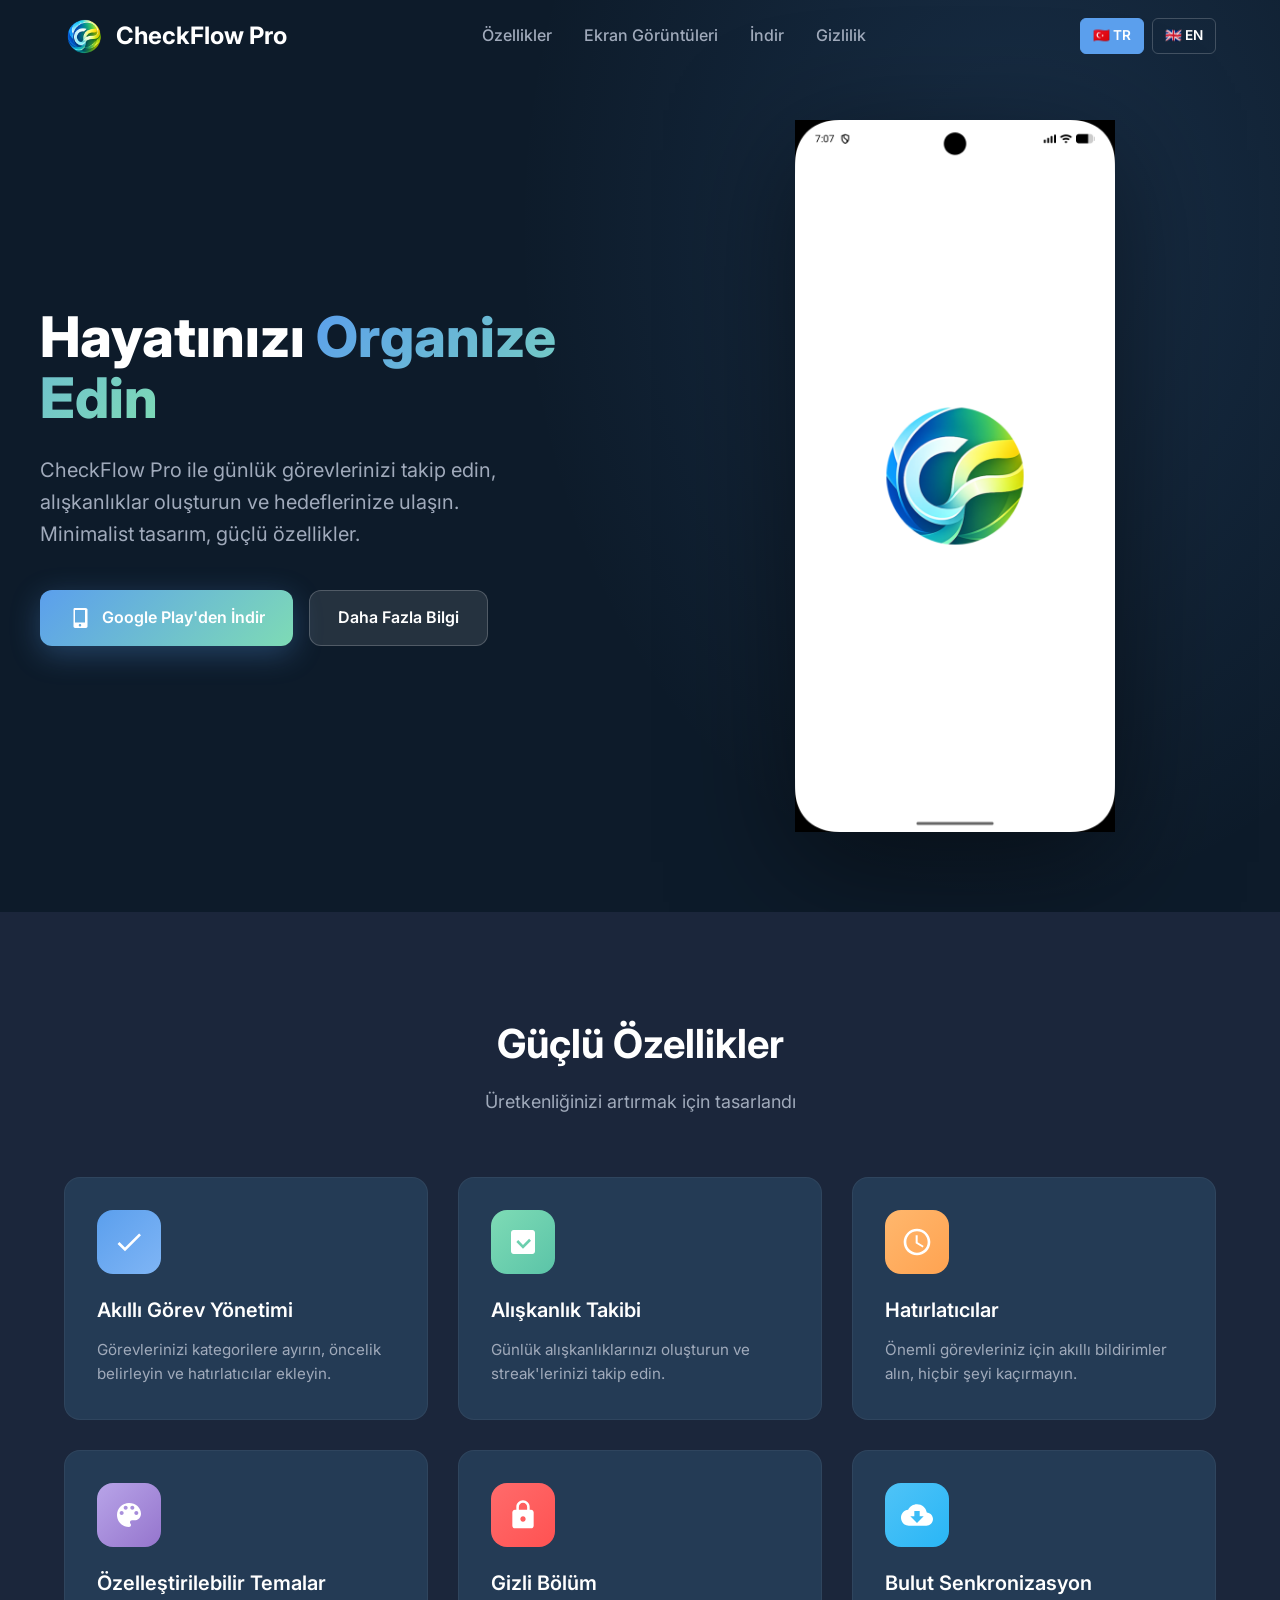
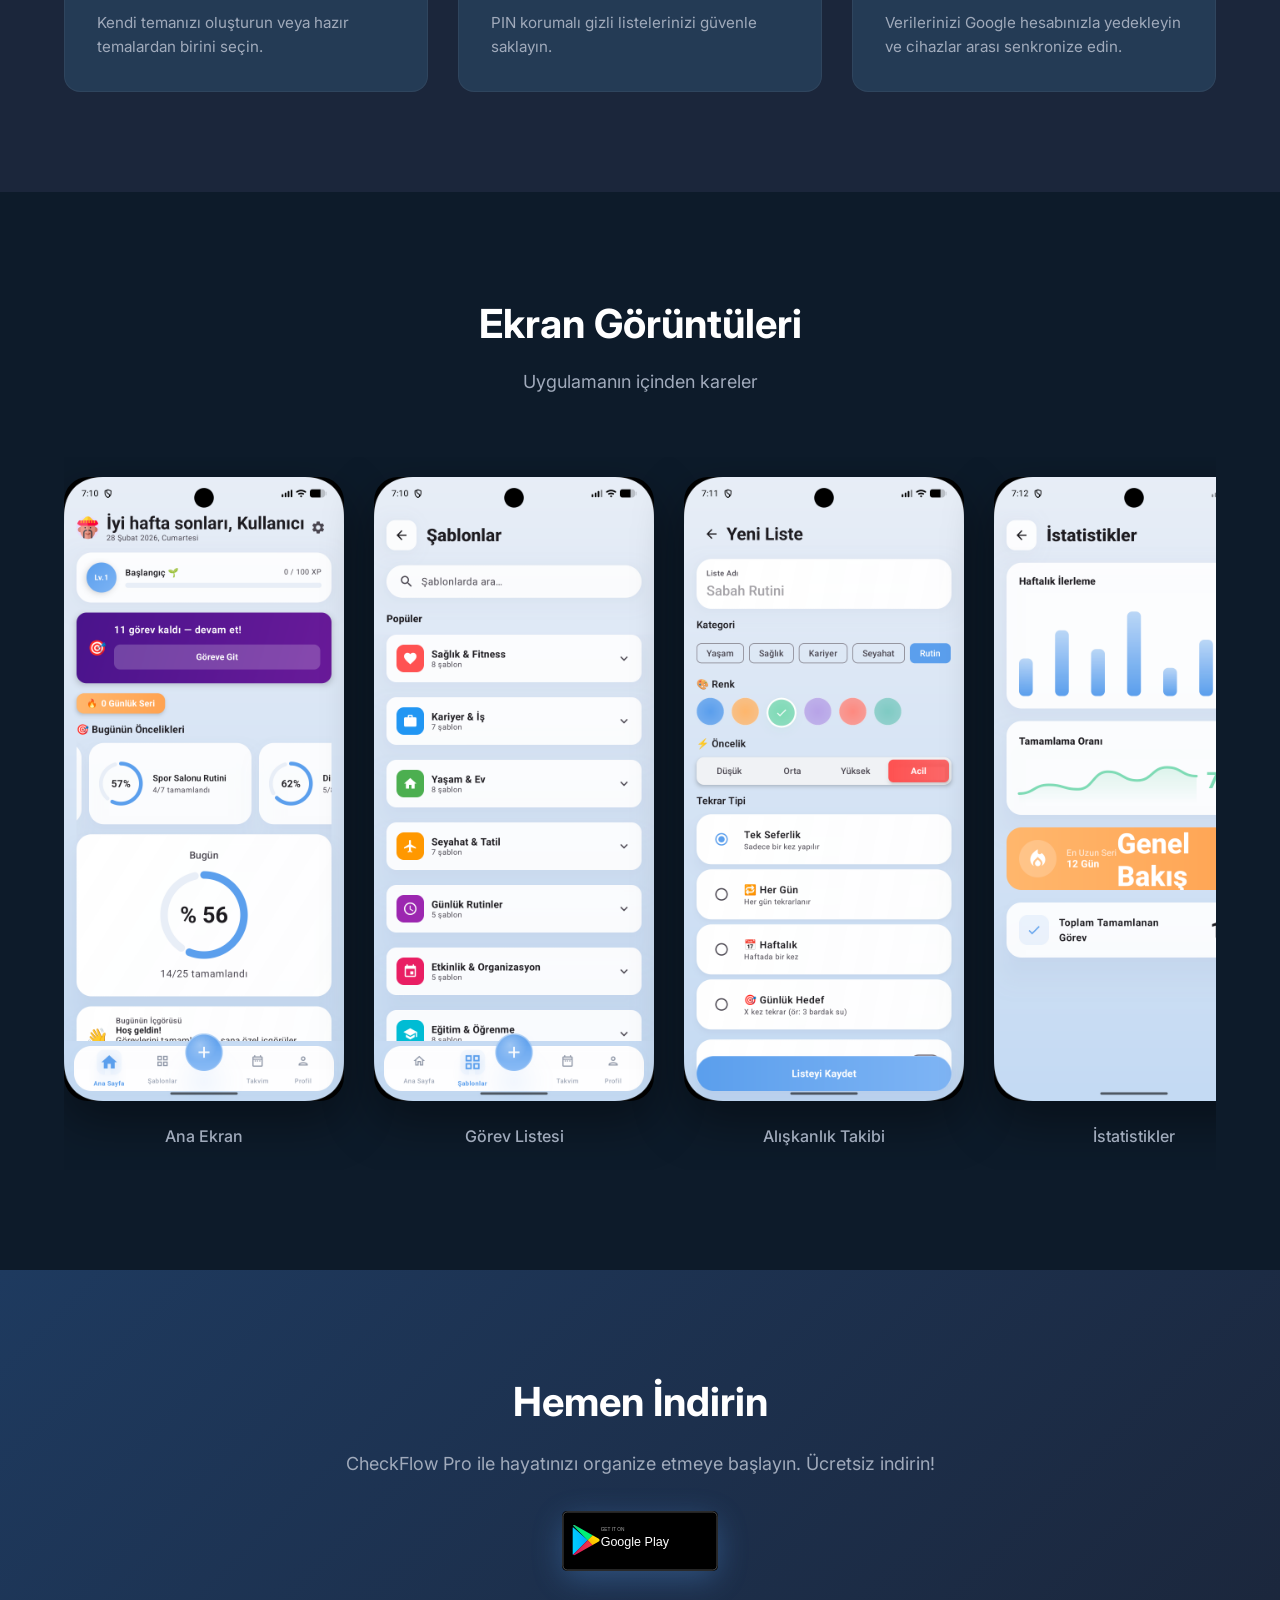
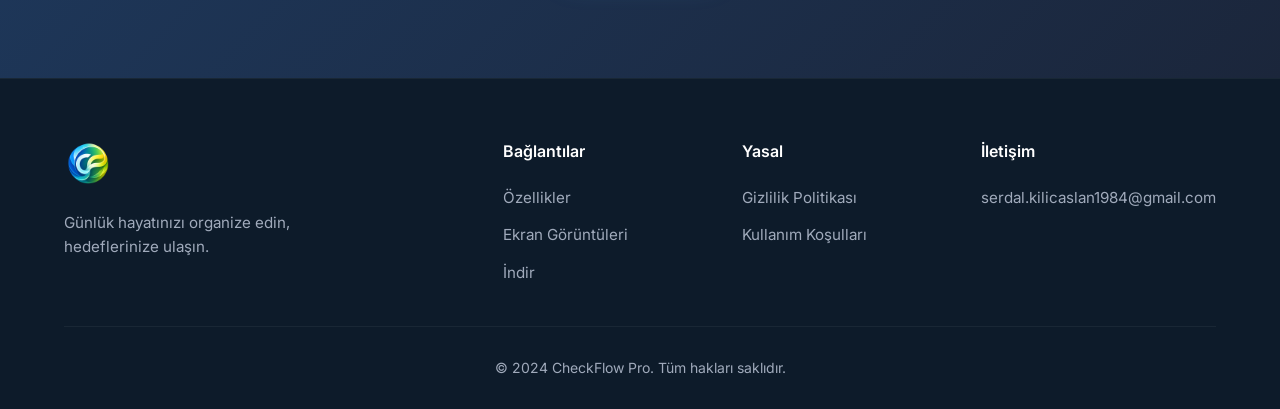
<file: docs/index.html>
<!DOCTYPE html>
<html lang="tr">
<head>
    <meta charset="UTF-8">
    <meta name="viewport" content="width=device-width, initial-scale=1.0">
    <meta name="description" content="CheckFlow Pro - Akıllı görev ve alışkanlık takip uygulaması. Günlük rutinlerinizi yönetin, hedeflerinize ulaşın.">
    <meta name="keywords" content="CheckFlow Pro, görev takip, alışkanlık takip, checklist, to-do, Android uygulama">
    <meta name="author" content="CheckFlow Pro">
    <title>CheckFlow Pro - Akıllı Görev & Alışkanlık Takip</title>
    <link rel="stylesheet" href="styles.css">
    <link rel="preconnect" href="https://fonts.googleapis.com">
    <link rel="preconnect" href="https://fonts.gstatic.com" crossorigin>
    <link href="https://fonts.googleapis.com/css2?family=Inter:wght@300;400;500;600;700;800&display=swap" rel="stylesheet">
    <link rel="icon" type="image/png" href="images/logo.png">
</head>
<body>
    <!-- Navigation -->
    <nav class="navbar">
        <div class="nav-container">
            <a href="index.html" class="nav-logo">
                <img src="images/logo.png" alt="CheckFlow Pro Logo" class="logo-img">
                <span>CheckFlow Pro</span>
            </a>
            <ul class="nav-menu">
                <li><a href="#features">Özellikler</a></li>
                <li><a href="#screenshots">Ekran Görüntüleri</a></li>
                <li><a href="#download">İndir</a></li>
                <li><a href="privacy-policy.html">Gizlilik</a></li>
            </ul>
            <div class="language-selector">
                <a href="index.html" class="lang-btn active">🇹🇷 TR</a>
                <a href="index-en.html" class="lang-btn">🇬🇧 EN</a>
            </div>
        </div>
    </nav>

    <!-- Hero Section -->
    <section class="hero">
        <div class="hero-content">
            <div class="hero-text">
                <h1>Hayatınızı <span class="gradient-text">Organize Edin</span></h1>
                <p class="hero-subtitle">CheckFlow Pro ile günlük görevlerinizi takip edin, alışkanlıklar oluşturun ve hedeflerinize ulaşın. Minimalist tasarım, güçlü özellikler.</p>
                <div class="hero-buttons">
                    <a href="#download" class="btn btn-primary">
                        <svg width="24" height="24" viewBox="0 0 24 24" fill="currentColor">
                            <path d="M17.523 2H6.477C5.768 2 5.5 2.768 5.5 3.477v17.046c0 .709.768 1.477 1.477 1.477h11.046c.709 0 1.477-.768 1.477-1.477V3.477C19.5 2.768 18.732 2 17.523 2zM12 20.5c-.69 0-1.25-.56-1.25-1.25s.56-1.25 1.25-1.25 1.25.56 1.25 1.25-.56 1.25-1.25 1.25zm5-4H7V4h10v12.5z"/>
                        </svg>
                        Google Play'den İndir
                    </a>
                    <a href="#features" class="btn btn-secondary">Daha Fazla Bilgi</a>
                </div>
            </div>
            <div class="hero-image">
                <img src="images/hero-mockup.png" alt="CheckFlow Pro Uygulama Önizleme" class="phone-mockup">
            </div>
        </div>
        <div class="hero-bg-gradient"></div>
    </section>

    <!-- Features Section -->
    <section id="features" class="features">
        <div class="container">
            <h2 class="section-title">Güçlü Özellikler</h2>
            <p class="section-subtitle">Üretkenliğinizi artırmak için tasarlandı</p>
            
            <div class="features-grid">
                <div class="feature-card">
                    <div class="feature-icon" style="background: linear-gradient(135deg, #5B9FED, #7FB5F5);">
                        <svg width="32" height="32" viewBox="0 0 24 24" fill="white">
                            <path d="M9 16.17L4.83 12l-1.42 1.41L9 19 21 7l-1.41-1.41z"/>
                        </svg>
                    </div>
                    <h3>Akıllı Görev Yönetimi</h3>
                    <p>Görevlerinizi kategorilere ayırın, öncelik belirleyin ve hatırlatıcılar ekleyin.</p>
                </div>

                <div class="feature-card">
                    <div class="feature-icon" style="background: linear-gradient(135deg, #7EDBB5, #5BC4A8);">
                        <svg width="32" height="32" viewBox="0 0 24 24" fill="white">
                            <path d="M19 3H5c-1.1 0-2 .9-2 2v14c0 1.1.9 2 2 2h14c1.1 0 2-.9 2-2V5c0-1.1-.9-2-2-2zm-7 14l-5-5 1.41-1.41L12 14.17l4.59-4.58L18 11l-6 6z"/>
                        </svg>
                    </div>
                    <h3>Alışkanlık Takibi</h3>
                    <p>Günlük alışkanlıklarınızı oluşturun ve streak'lerinizi takip edin.</p>
                </div>

                <div class="feature-card">
                    <div class="feature-icon" style="background: linear-gradient(135deg, #FFB76D, #FFA351);">
                        <svg width="32" height="32" viewBox="0 0 24 24" fill="white">
                            <path d="M11.99 2C6.47 2 2 6.48 2 12s4.47 10 9.99 10C17.52 22 22 17.52 22 12S17.52 2 11.99 2zM12 20c-4.42 0-8-3.58-8-8s3.58-8 8-8 8 3.58 8 8-3.58 8-8 8zm.5-13H11v6l5.25 3.15.75-1.23-4.5-2.67z"/>
                        </svg>
                    </div>
                    <h3>Hatırlatıcılar</h3>
                    <p>Önemli görevleriniz için akıllı bildirimler alın, hiçbir şeyi kaçırmayın.</p>
                </div>

                <div class="feature-card">
                    <div class="feature-icon" style="background: linear-gradient(135deg, #B8A4E8, #9575CD);">
                        <svg width="32" height="32" viewBox="0 0 24 24" fill="white">
                            <path d="M12 3c-4.97 0-9 4.03-9 9s4.03 9 9 9c.83 0 1.5-.67 1.5-1.5 0-.39-.15-.74-.39-1.01-.23-.26-.38-.61-.38-.99 0-.83.67-1.5 1.5-1.5H16c2.76 0 5-2.24 5-5 0-4.42-4.03-8-9-8zm-5.5 9c-.83 0-1.5-.67-1.5-1.5S5.67 9 6.5 9 8 9.67 8 10.5 7.33 12 6.5 12zm3-4C8.67 8 8 7.33 8 6.5S8.67 5 9.5 5s1.5.67 1.5 1.5S10.33 8 9.5 8zm5 0c-.83 0-1.5-.67-1.5-1.5S13.67 5 14.5 5s1.5.67 1.5 1.5S15.33 8 14.5 8zm3 4c-.83 0-1.5-.67-1.5-1.5S16.67 9 17.5 9s1.5.67 1.5 1.5-.67 1.5-1.5 1.5z"/>
                        </svg>
                    </div>
                    <h3>Özelleştirilebilir Temalar</h3>
                    <p>Kendi temanızı oluşturun veya hazır temalardan birini seçin.</p>
                </div>

                <div class="feature-card">
                    <div class="feature-icon" style="background: linear-gradient(135deg, #FF6B6B, #FF5252);">
                        <svg width="32" height="32" viewBox="0 0 24 24" fill="white">
                            <path d="M18 8h-1V6c0-2.76-2.24-5-5-5S7 3.24 7 6v2H6c-1.1 0-2 .9-2 2v10c0 1.1.9 2 2 2h12c1.1 0 2-.9 2-2V10c0-1.1-.9-2-2-2zm-6 9c-1.1 0-2-.9-2-2s.9-2 2-2 2 .9 2 2-.9 2-2 2zm3.1-9H8.9V6c0-1.71 1.39-3.1 3.1-3.1 1.71 0 3.1 1.39 3.1 3.1v2z"/>
                        </svg>
                    </div>
                    <h3>Gizli Bölüm</h3>
                    <p>PIN korumalı gizli listelerinizi güvenle saklayın.</p>
                </div>

                <div class="feature-card">
                    <div class="feature-icon" style="background: linear-gradient(135deg, #4FC3F7, #29B6F6);">
                        <svg width="32" height="32" viewBox="0 0 24 24" fill="white">
                            <path d="M19.35 10.04C18.67 6.59 15.64 4 12 4 9.11 4 6.6 5.64 5.35 8.04 2.34 8.36 0 10.91 0 14c0 3.31 2.69 6 6 6h13c2.76 0 5-2.24 5-5 0-2.64-2.05-4.78-4.65-4.96zM17 13l-5 5-5-5h3V9h4v4h3z"/>
                        </svg>
                    </div>
                    <h3>Bulut Senkronizasyon</h3>
                    <p>Verilerinizi Google hesabınızla yedekleyin ve cihazlar arası senkronize edin.</p>
                </div>
            </div>
        </div>
    </section>

    <!-- Screenshots Section -->
    <section id="screenshots" class="screenshots">
        <div class="container">
            <h2 class="section-title">Ekran Görüntüleri</h2>
            <p class="section-subtitle">Uygulamanın içinden kareler</p>
            
            <div class="screenshots-slider">
                <div class="screenshot-item">
                    <img src="images/screenshot-1.png" alt="Ana Ekran">
                    <p>Ana Ekran</p>
                </div>
                <div class="screenshot-item">
                    <img src="images/screenshot-2.png" alt="Görev Listesi">
                    <p>Görev Listesi</p>
                </div>
                <div class="screenshot-item">
                    <img src="images/screenshot-3.png" alt="Alışkanlık Takibi">
                    <p>Alışkanlık Takibi</p>
                </div>
                <div class="screenshot-item">
                    <img src="images/screenshot-4.png" alt="İstatistikler">
                    <p>İstatistikler</p>
                </div>
                <div class="screenshot-item">
                    <img src="images/screenshot-5.png" alt="Ayarlar">
                    <p>Ayarlar</p>
                </div>
            </div>
        </div>
    </section>

    <!-- Download Section -->
    <section id="download" class="download">
        <div class="container">
            <div class="download-content">
                <h2>Hemen İndirin</h2>
                <p>CheckFlow Pro ile hayatınızı organize etmeye başlayın. Ücretsiz indirin!</p>
                <a href="https://play.google.com/store/apps/details?id=com.checkflow.pro" class="btn btn-primary btn-large" target="_blank">
                    <img src="images/google-play-badge.svg" alt="Google Play'den İndir" class="play-badge">
                </a>
            </div>
        </div>
    </section>

    <!-- Footer -->
    <footer class="footer">
        <div class="container">
            <div class="footer-content">
                <div class="footer-brand">
                    <img src="images/logo.png" alt="CheckFlow Pro" class="footer-logo">
                    <p>Günlük hayatınızı organize edin, hedeflerinize ulaşın.</p>
                </div>
                <div class="footer-links">
                    <h4>Bağlantılar</h4>
                    <ul>
                        <li><a href="#features">Özellikler</a></li>
                        <li><a href="#screenshots">Ekran Görüntüleri</a></li>
                        <li><a href="#download">İndir</a></li>
                    </ul>
                </div>
                <div class="footer-links">
                    <h4>Yasal</h4>
                    <ul>
                        <li><a href="privacy-policy.html">Gizlilik Politikası</a></li>
                        <li><a href="terms.html">Kullanım Koşulları</a></li>
                    </ul>
                </div>
                <div class="footer-links">
                    <h4>İletişim</h4>
                    <ul>
                        <li><a href="mailto:serdal.kilicaslan1984@gmail.com">serdal.kilicaslan1984@gmail.com</a></li>
                    </ul>
                </div>
            </div>
            <div class="footer-bottom">
                <p>&copy; 2024 CheckFlow Pro. Tüm hakları saklıdır.</p>
            </div>
        </div>
    </footer>

    <script>
        // Smooth scroll for navigation links
        document.querySelectorAll('a[href^="#"]').forEach(anchor => {
            anchor.addEventListener('click', function (e) {
                e.preventDefault();
                const target = document.querySelector(this.getAttribute('href'));
                if (target) {
                    target.scrollIntoView({
                        behavior: 'smooth',
                        block: 'start'
                    });
                }
            });
        });

        // Navbar scroll effect
        window.addEventListener('scroll', function() {
            const navbar = document.querySelector('.navbar');
            if (window.scrollY > 50) {
                navbar.classList.add('scrolled');
            } else {
                navbar.classList.remove('scrolled');
            }
        });
    </script>
</body>
</html>
</file>
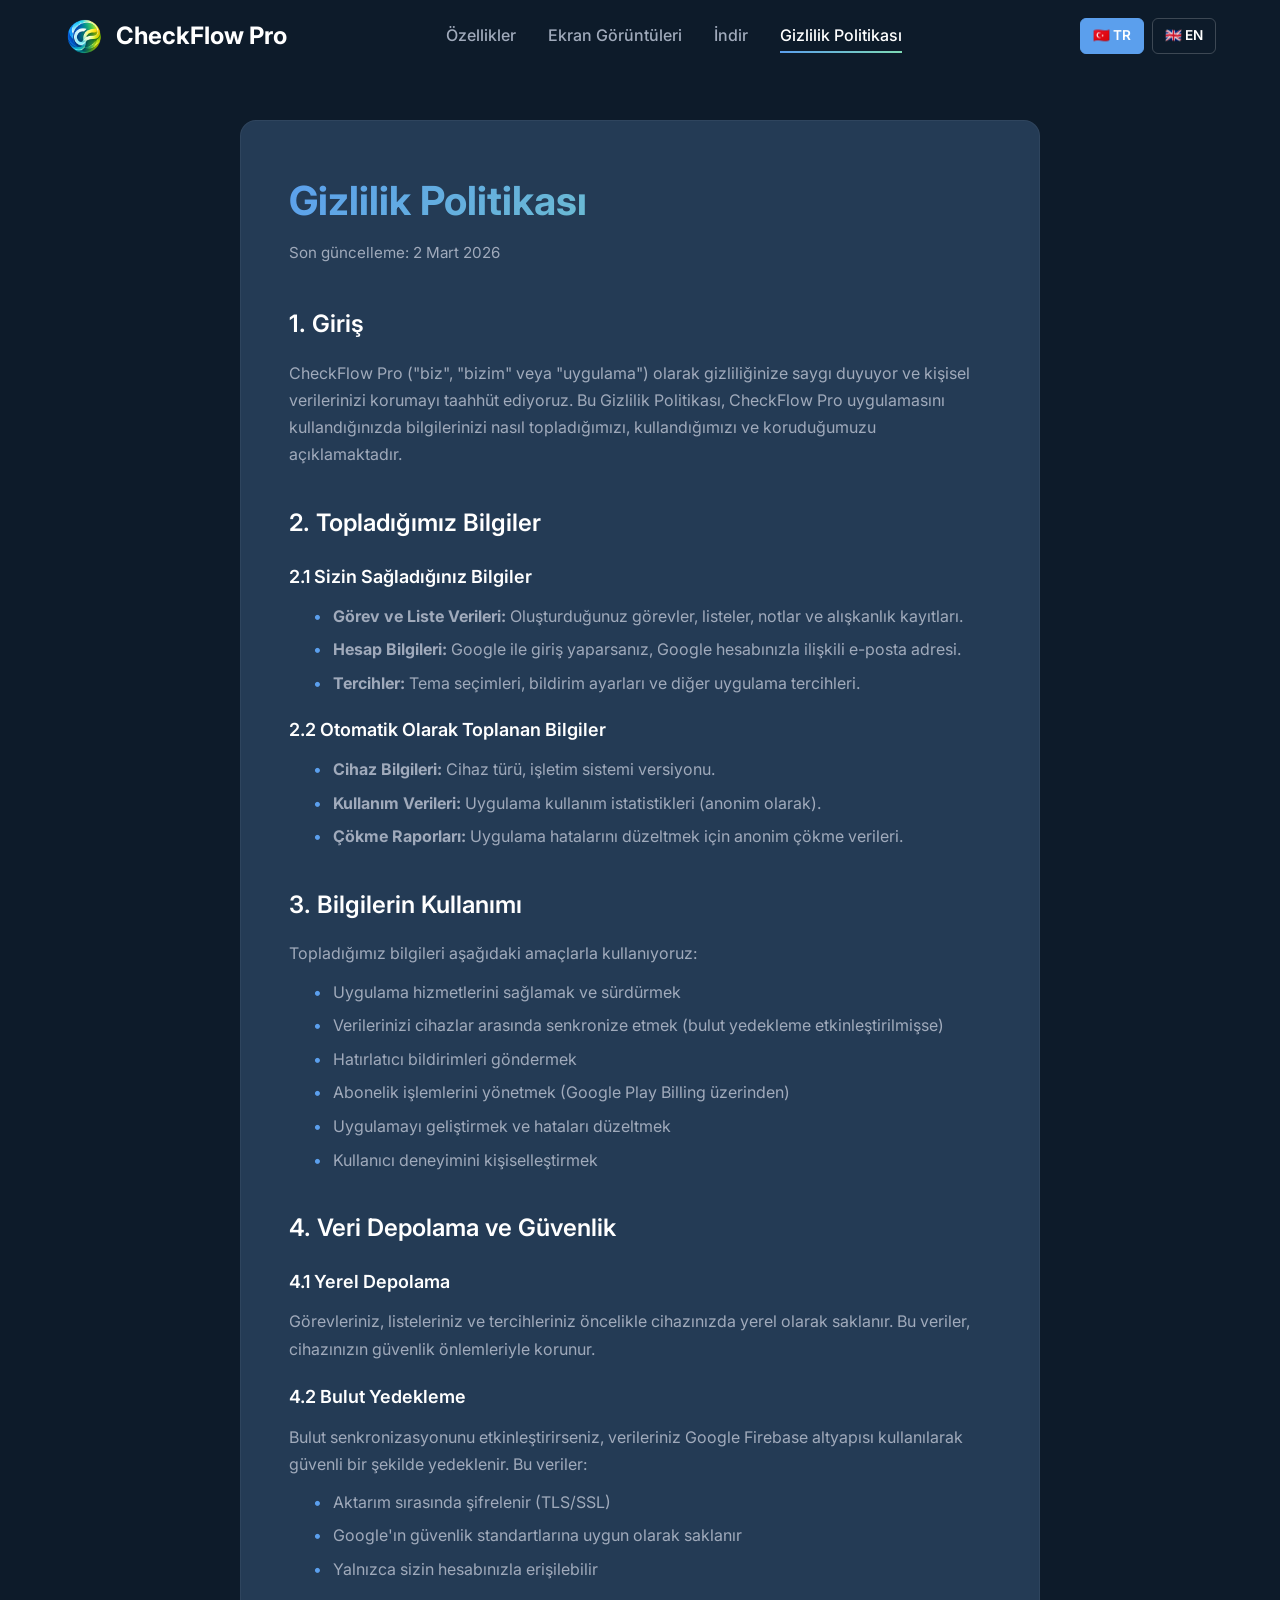
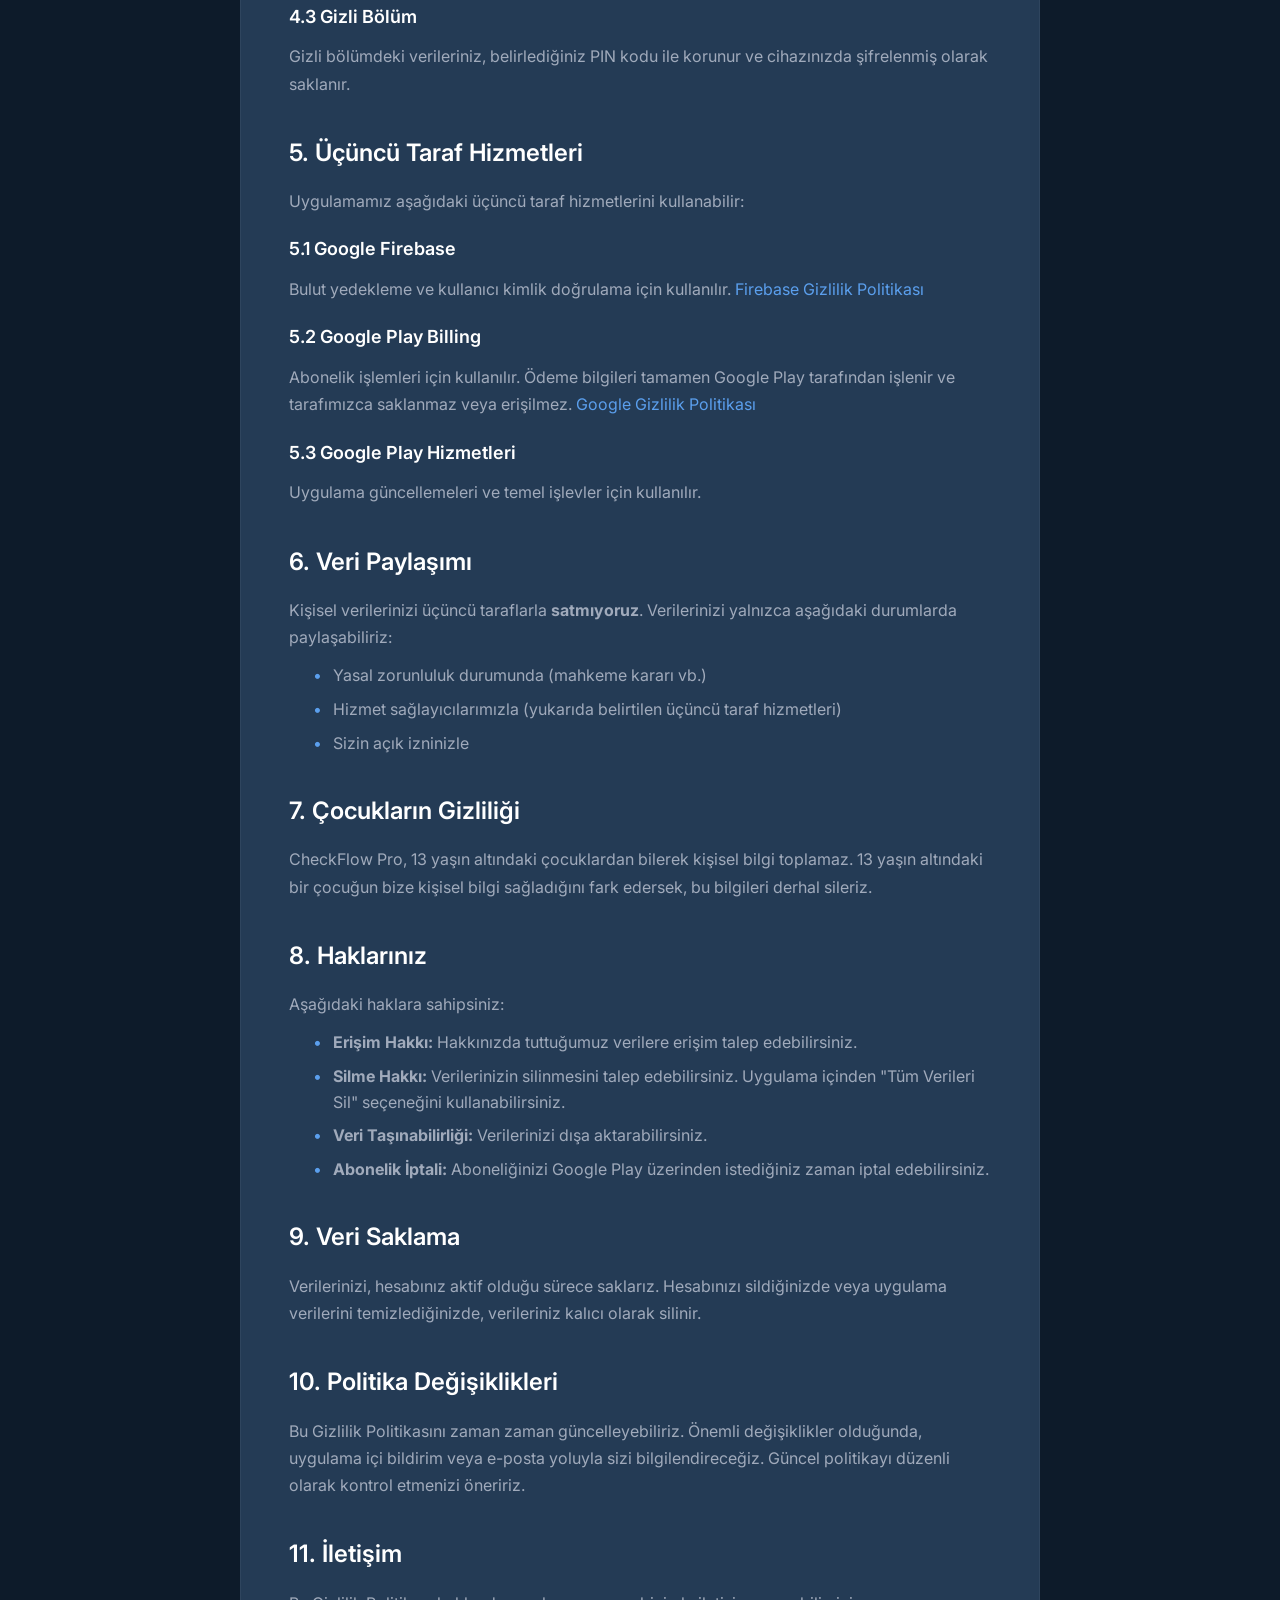
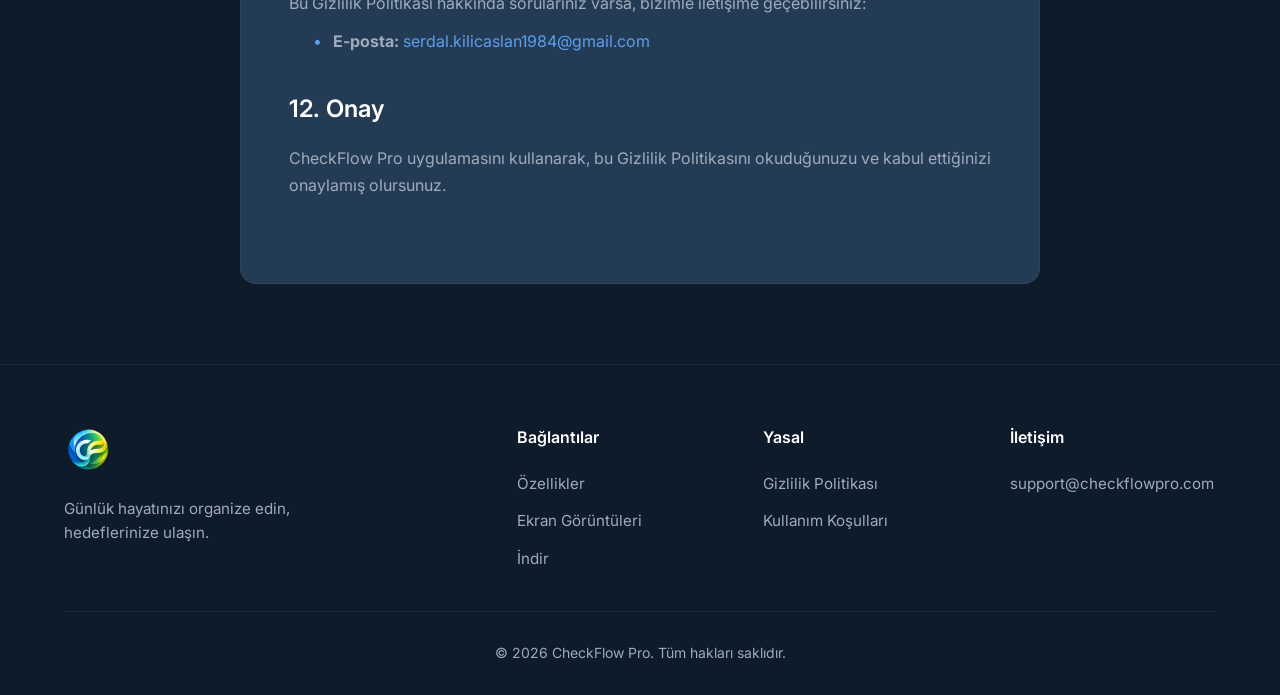
<file: docs/privacy-policy.html>
<!DOCTYPE html>
<html lang="tr">
<head>
    <meta charset="UTF-8">
    <meta name="viewport" content="width=device-width, initial-scale=1.0">
    <meta name="description" content="CheckFlow Pro Gizlilik Politikası - Verilerinizi nasıl topladığımız, kullandığımız ve koruduğumuz hakkında bilgi.">
    <title>Gizlilik Politikası - CheckFlow Pro</title>
    <link rel="stylesheet" href="styles.css">
    <link rel="preconnect" href="https://fonts.googleapis.com">
    <link rel="preconnect" href="https://fonts.gstatic.com" crossorigin>
    <link href="https://fonts.googleapis.com/css2?family=Inter:wght@300;400;500;600;700;800&display=swap" rel="stylesheet">
    <link rel="icon" type="image/png" href="images/logo.png">
</head>
<body>
    <!-- Navigation -->
    <nav class="navbar">
        <div class="nav-container">
            <a href="index.html" class="nav-logo">
                <img src="images/logo.png" alt="CheckFlow Pro Logo" class="logo-img">
                <span>CheckFlow Pro</span>
            </a>
            <ul class="nav-menu">
                <li><a href="index.html#features">Özellikler</a></li>
                <li><a href="index.html#screenshots">Ekran Görüntüleri</a></li>
                <li><a href="index.html#download">İndir</a></li>
                <li><a href="privacy-policy.html" class="active">Gizlilik Politikası</a></li>
            </ul>
            <div class="language-selector">
                <a href="privacy-policy.html" class="lang-btn active">🇹🇷 TR</a>
                <a href="privacy-policy-en.html" class="lang-btn">🇬🇧 EN</a>
            </div>
        </div>
    </nav>

    <!-- Privacy Policy Content -->
    <main class="legal-page">
        <div class="container">
            <div class="legal-content">
                <h1>Gizlilik Politikası</h1>
                <p class="last-updated">Son güncelleme: 2 Mart 2026</p>

                <section class="policy-section">
                    <h2>1. Giriş</h2>
                    <p>CheckFlow Pro ("biz", "bizim" veya "uygulama") olarak gizliliğinize saygı duyuyor ve kişisel verilerinizi korumayı taahhüt ediyoruz. Bu Gizlilik Politikası, CheckFlow Pro uygulamasını kullandığınızda bilgilerinizi nasıl topladığımızı, kullandığımızı ve koruduğumuzu açıklamaktadır.</p>
                </section>

                <section class="policy-section">
                    <h2>2. Topladığımız Bilgiler</h2>
                    
                    <h3>2.1 Sizin Sağladığınız Bilgiler</h3>
                    <ul>
                        <li><strong>Görev ve Liste Verileri:</strong> Oluşturduğunuz görevler, listeler, notlar ve alışkanlık kayıtları.</li>
                        <li><strong>Hesap Bilgileri:</strong> Google ile giriş yaparsanız, Google hesabınızla ilişkili e-posta adresi.</li>
                        <li><strong>Tercihler:</strong> Tema seçimleri, bildirim ayarları ve diğer uygulama tercihleri.</li>
                    </ul>

                    <h3>2.2 Otomatik Olarak Toplanan Bilgiler</h3>
                    <ul>
                        <li><strong>Cihaz Bilgileri:</strong> Cihaz türü, işletim sistemi versiyonu.</li>
                        <li><strong>Kullanım Verileri:</strong> Uygulama kullanım istatistikleri (anonim olarak).</li>
                        <li><strong>Çökme Raporları:</strong> Uygulama hatalarını düzeltmek için anonim çökme verileri.</li>
                    </ul>
                </section>

                <section class="policy-section">
                    <h2>3. Bilgilerin Kullanımı</h2>
                    <p>Topladığımız bilgileri aşağıdaki amaçlarla kullanıyoruz:</p>
                    <ul>
                        <li>Uygulama hizmetlerini sağlamak ve sürdürmek</li>
                        <li>Verilerinizi cihazlar arasında senkronize etmek (bulut yedekleme etkinleştirilmişse)</li>
                        <li>Hatırlatıcı bildirimleri göndermek</li>
                        <li>Abonelik işlemlerini yönetmek (Google Play Billing üzerinden)</li>
                        <li>Uygulamayı geliştirmek ve hataları düzeltmek</li>
                        <li>Kullanıcı deneyimini kişiselleştirmek</li>
                    </ul>
                </section>

                <section class="policy-section">
                    <h2>4. Veri Depolama ve Güvenlik</h2>
                    
                    <h3>4.1 Yerel Depolama</h3>
                    <p>Görevleriniz, listeleriniz ve tercihleriniz öncelikle cihazınızda yerel olarak saklanır. Bu veriler, cihazınızın güvenlik önlemleriyle korunur.</p>

                    <h3>4.2 Bulut Yedekleme</h3>
                    <p>Bulut senkronizasyonunu etkinleştirirseniz, verileriniz Google Firebase altyapısı kullanılarak güvenli bir şekilde yedeklenir. Bu veriler:</p>
                    <ul>
                        <li>Aktarım sırasında şifrelenir (TLS/SSL)</li>
                        <li>Google'ın güvenlik standartlarına uygun olarak saklanır</li>
                        <li>Yalnızca sizin hesabınızla erişilebilir</li>
                    </ul>

                    <h3>4.3 Gizli Bölüm</h3>
                    <p>Gizli bölümdeki verileriniz, belirlediğiniz PIN kodu ile korunur ve cihazınızda şifrelenmiş olarak saklanır.</p>
                </section>

                <section class="policy-section">
                    <h2>5. Üçüncü Taraf Hizmetleri</h2>
                    <p>Uygulamamız aşağıdaki üçüncü taraf hizmetlerini kullanabilir:</p>
                    
                    <h3>5.1 Google Firebase</h3>
                    <p>Bulut yedekleme ve kullanıcı kimlik doğrulama için kullanılır. <a href="https://firebase.google.com/support/privacy" target="_blank" rel="noopener">Firebase Gizlilik Politikası</a></p>

                    <h3>5.2 Google Play Billing</h3>
                    <p>Abonelik işlemleri için kullanılır. Ödeme bilgileri tamamen Google Play tarafından işlenir ve tarafımızca saklanmaz veya erişilmez. <a href="https://policies.google.com/privacy" target="_blank" rel="noopener">Google Gizlilik Politikası</a></p>

                    <h3>5.3 Google Play Hizmetleri</h3>
                    <p>Uygulama güncellemeleri ve temel işlevler için kullanılır.</p>
                </section>

                <section class="policy-section">
                    <h2>6. Veri Paylaşımı</h2>
                    <p>Kişisel verilerinizi üçüncü taraflarla <strong>satmıyoruz</strong>. Verilerinizi yalnızca aşağıdaki durumlarda paylaşabiliriz:</p>
                    <ul>
                        <li>Yasal zorunluluk durumunda (mahkeme kararı vb.)</li>
                        <li>Hizmet sağlayıcılarımızla (yukarıda belirtilen üçüncü taraf hizmetleri)</li>
                        <li>Sizin açık izninizle</li>
                    </ul>
                </section>

                <section class="policy-section">
                    <h2>7. Çocukların Gizliliği</h2>
                    <p>CheckFlow Pro, 13 yaşın altındaki çocuklardan bilerek kişisel bilgi toplamaz. 13 yaşın altındaki bir çocuğun bize kişisel bilgi sağladığını fark edersek, bu bilgileri derhal sileriz.</p>
                </section>

                <section class="policy-section">
                    <h2>8. Haklarınız</h2>
                    <p>Aşağıdaki haklara sahipsiniz:</p>
                    <ul>
                        <li><strong>Erişim Hakkı:</strong> Hakkınızda tuttuğumuz verilere erişim talep edebilirsiniz.</li>
                        <li><strong>Silme Hakkı:</strong> Verilerinizin silinmesini talep edebilirsiniz. Uygulama içinden "Tüm Verileri Sil" seçeneğini kullanabilirsiniz.</li>
                        <li><strong>Veri Taşınabilirliği:</strong> Verilerinizi dışa aktarabilirsiniz.</li>
                        <li><strong>Abonelik İptali:</strong> Aboneliğinizi Google Play üzerinden istediğiniz zaman iptal edebilirsiniz.</li>
                    </ul>
                </section>

                <section class="policy-section">
                    <h2>9. Veri Saklama</h2>
                    <p>Verilerinizi, hesabınız aktif olduğu sürece saklarız. Hesabınızı sildiğinizde veya uygulama verilerini temizlediğinizde, verileriniz kalıcı olarak silinir.</p>
                </section>

                <section class="policy-section">
                    <h2>10. Politika Değişiklikleri</h2>
                    <p>Bu Gizlilik Politikasını zaman zaman güncelleyebiliriz. Önemli değişiklikler olduğunda, uygulama içi bildirim veya e-posta yoluyla sizi bilgilendireceğiz. Güncel politikayı düzenli olarak kontrol etmenizi öneririz.</p>
                </section>

                <section class="policy-section">
                    <h2>11. İletişim</h2>
                    <p>Bu Gizlilik Politikası hakkında sorularınız varsa, bizimle iletişime geçebilirsiniz:</p>
                    <ul>
                        <li><strong>E-posta:</strong> <a href="mailto:serdal.kilicaslan1984@gmail.com">serdal.kilicaslan1984@gmail.com</a></li>
                    </ul>
                </section>

                <section class="policy-section">
                    <h2>12. Onay</h2>
                    <p>CheckFlow Pro uygulamasını kullanarak, bu Gizlilik Politikasını okuduğunuzu ve kabul ettiğinizi onaylamış olursunuz.</p>
                </section>
            </div>
        </div>
    </main>

    <!-- Footer -->
    <footer class="footer">
        <div class="container">
            <div class="footer-content">
                <div class="footer-brand">
                    <img src="images/logo.png" alt="CheckFlow Pro" class="footer-logo">
                    <p>Günlük hayatınızı organize edin, hedeflerinize ulaşın.</p>
                </div>
                <div class="footer-links">
                    <h4>Bağlantılar</h4>
                    <ul>
                        <li><a href="index.html#features">Özellikler</a></li>
                        <li><a href="index.html#screenshots">Ekran Görüntüleri</a></li>
                        <li><a href="index.html#download">İndir</a></li>
                    </ul>
                </div>
                <div class="footer-links">
                    <h4>Yasal</h4>
                    <ul>
                        <li><a href="privacy-policy.html">Gizlilik Politikası</a></li>
                        <li><a href="terms.html">Kullanım Koşulları</a></li>
                    </ul>
                </div>
                <div class="footer-links">
                    <h4>İletişim</h4>
                    <ul>
                        <li><a href="mailto:support@checkflowpro.com">support@checkflowpro.com</a></li>
                    </ul>
                </div>
            </div>
            <div class="footer-bottom">
                <p>&copy; 2026 CheckFlow Pro. Tüm hakları saklıdır.</p>
            </div>
        </div>
    </footer>

    <script>
        // Navbar scroll effect
        window.addEventListener('scroll', function() {
            const navbar = document.querySelector('.navbar');
            if (window.scrollY > 50) {
                navbar.classList.add('scrolled');
            } else {
                navbar.classList.remove('scrolled');
            }
        });
    </script>
</body>
</html>
</file>
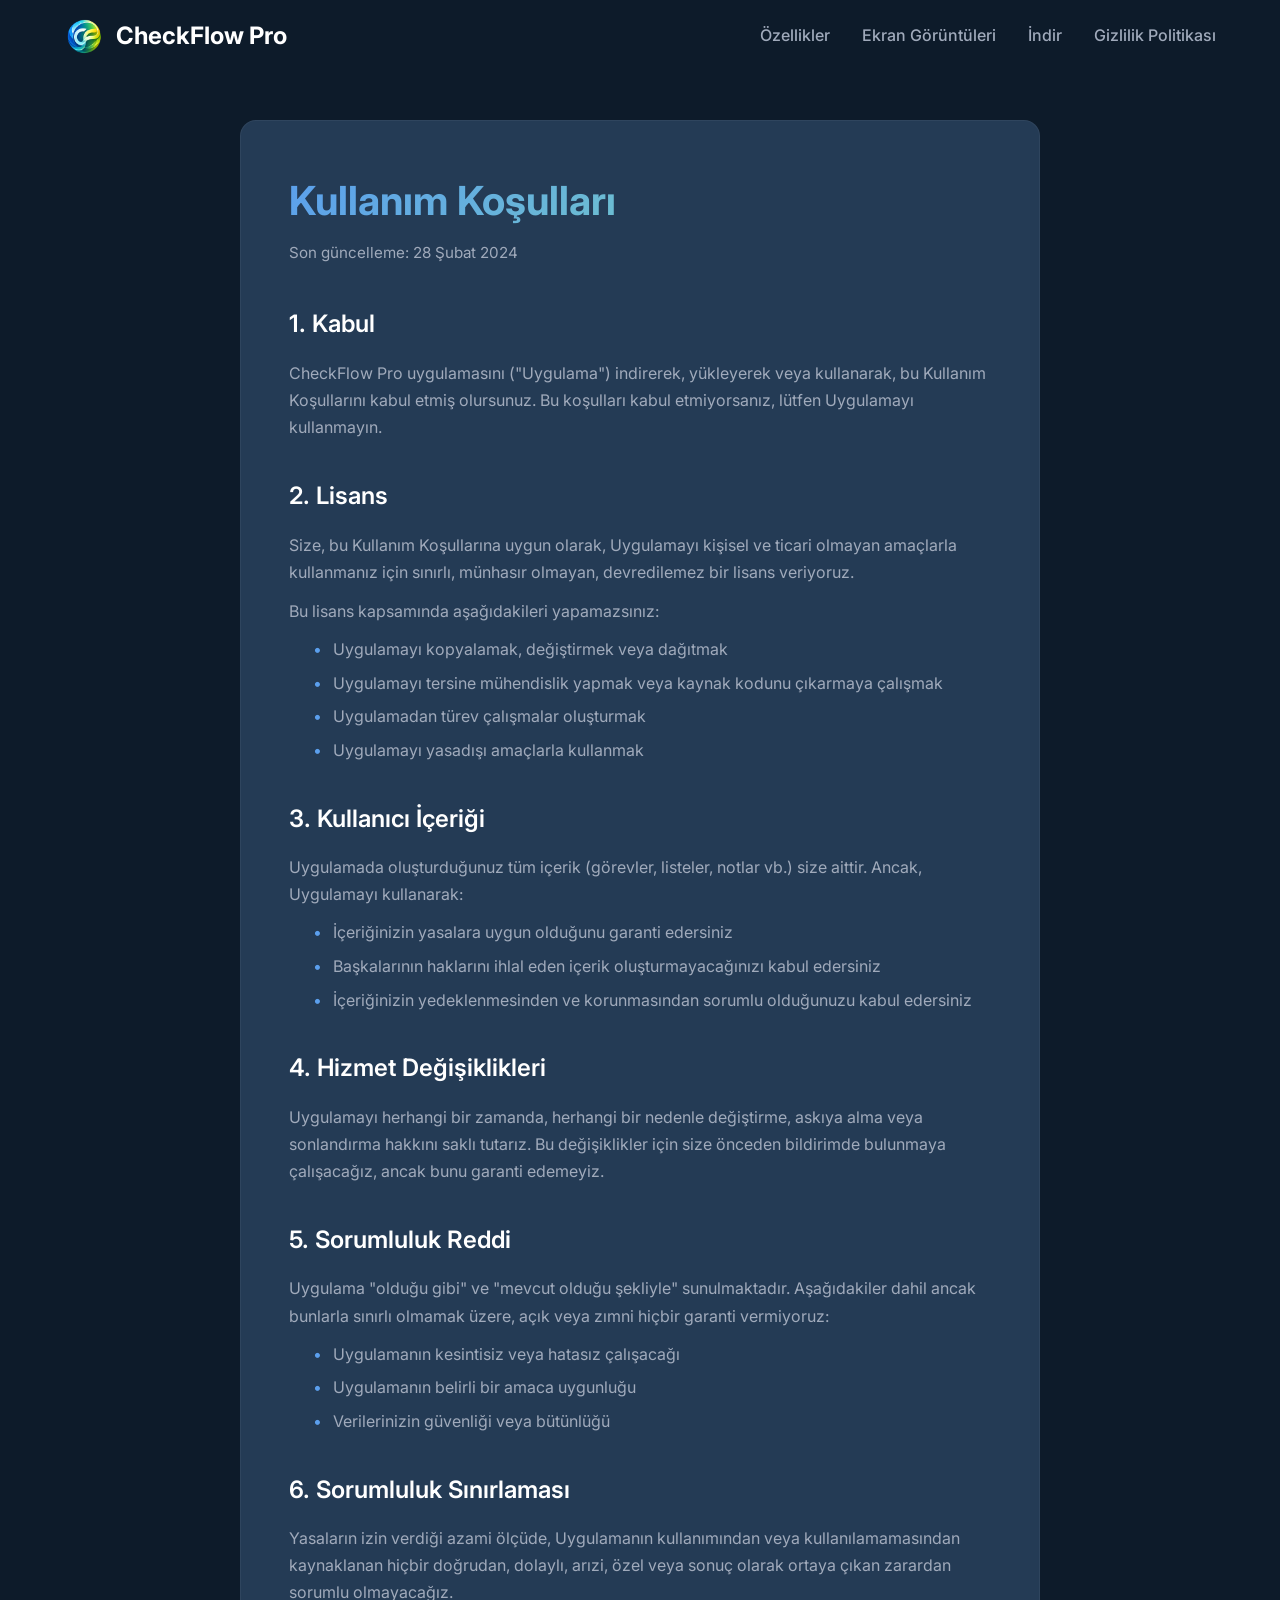
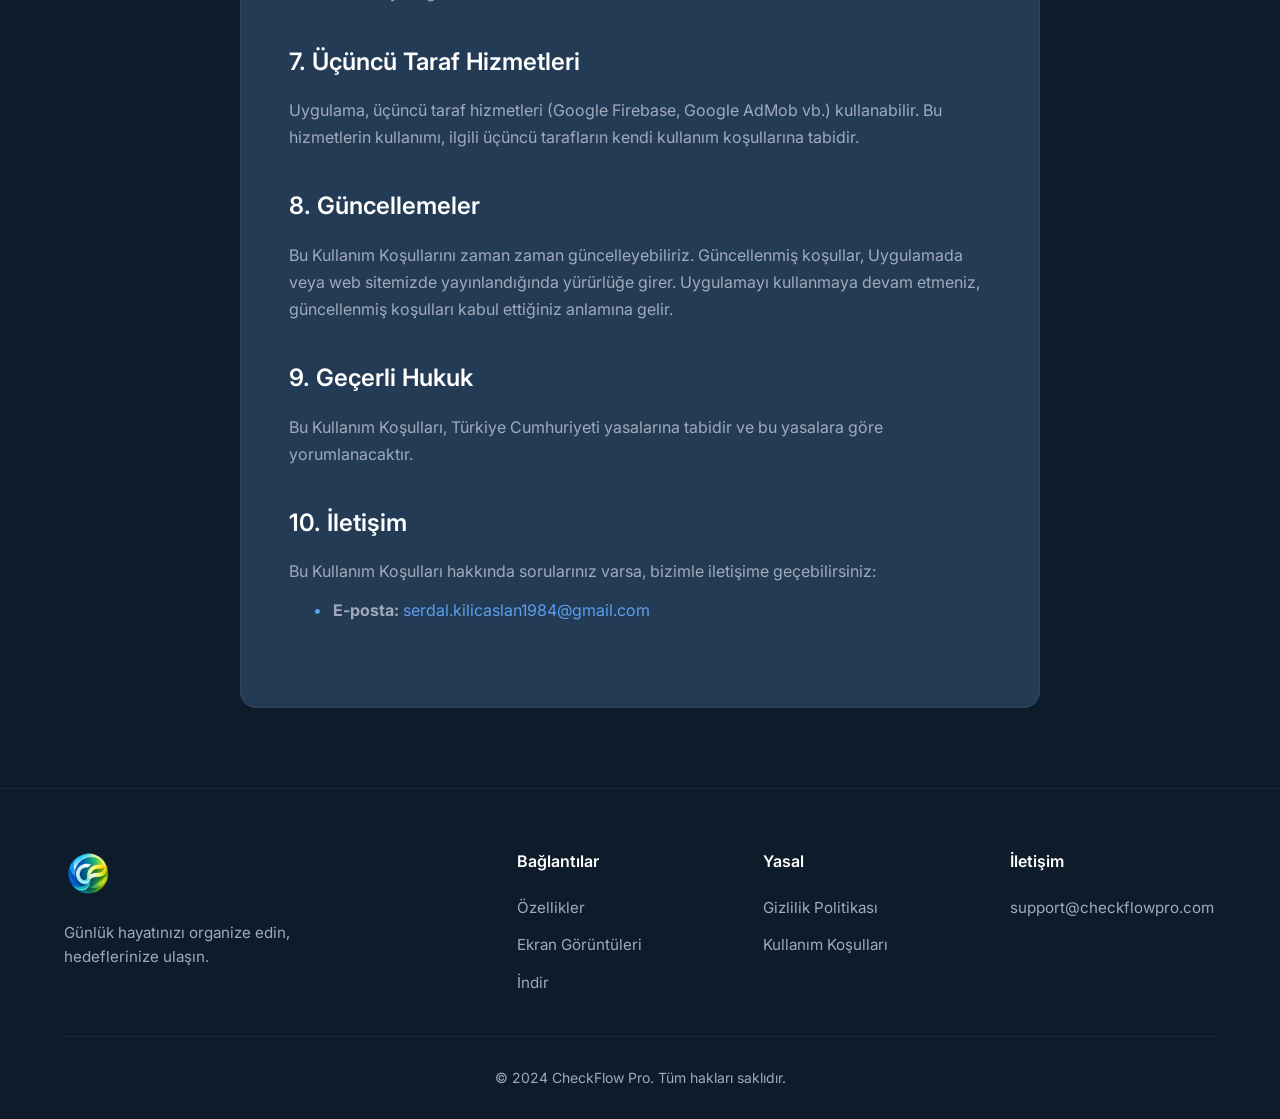
<file: docs/terms.html>
<!DOCTYPE html>
<html lang="tr">
<head>
    <meta charset="UTF-8">
    <meta name="viewport" content="width=device-width, initial-scale=1.0">
    <meta name="description" content="CheckFlow Pro Kullanım Koşulları - Uygulamayı kullanırken uymanız gereken kurallar ve şartlar.">
    <title>Kullanım Koşulları - CheckFlow Pro</title>
    <link rel="stylesheet" href="styles.css">
    <link rel="preconnect" href="https://fonts.googleapis.com">
    <link rel="preconnect" href="https://fonts.gstatic.com" crossorigin>
    <link href="https://fonts.googleapis.com/css2?family=Inter:wght@300;400;500;600;700;800&display=swap" rel="stylesheet">
    <link rel="icon" type="image/png" href="images/logo.png">
</head>
<body>
    <!-- Navigation -->
    <nav class="navbar">
        <div class="nav-container">
            <a href="index.html" class="nav-logo">
                <img src="images/logo.png" alt="CheckFlow Pro Logo" class="logo-img">
                <span>CheckFlow Pro</span>
            </a>
            <ul class="nav-menu">
                <li><a href="index.html#features">Özellikler</a></li>
                <li><a href="index.html#screenshots">Ekran Görüntüleri</a></li>
                <li><a href="index.html#download">İndir</a></li>
                <li><a href="privacy-policy.html">Gizlilik Politikası</a></li>
            </ul>
        </div>
    </nav>

    <!-- Terms Content -->
    <main class="legal-page">
        <div class="container">
            <div class="legal-content">
                <h1>Kullanım Koşulları</h1>
                <p class="last-updated">Son güncelleme: 28 Şubat 2024</p>

                <section class="policy-section">
                    <h2>1. Kabul</h2>
                    <p>CheckFlow Pro uygulamasını ("Uygulama") indirerek, yükleyerek veya kullanarak, bu Kullanım Koşullarını kabul etmiş olursunuz. Bu koşulları kabul etmiyorsanız, lütfen Uygulamayı kullanmayın.</p>
                </section>

                <section class="policy-section">
                    <h2>2. Lisans</h2>
                    <p>Size, bu Kullanım Koşullarına uygun olarak, Uygulamayı kişisel ve ticari olmayan amaçlarla kullanmanız için sınırlı, münhasır olmayan, devredilemez bir lisans veriyoruz.</p>
                    <p>Bu lisans kapsamında aşağıdakileri yapamazsınız:</p>
                    <ul>
                        <li>Uygulamayı kopyalamak, değiştirmek veya dağıtmak</li>
                        <li>Uygulamayı tersine mühendislik yapmak veya kaynak kodunu çıkarmaya çalışmak</li>
                        <li>Uygulamadan türev çalışmalar oluşturmak</li>
                        <li>Uygulamayı yasadışı amaçlarla kullanmak</li>
                    </ul>
                </section>

                <section class="policy-section">
                    <h2>3. Kullanıcı İçeriği</h2>
                    <p>Uygulamada oluşturduğunuz tüm içerik (görevler, listeler, notlar vb.) size aittir. Ancak, Uygulamayı kullanarak:</p>
                    <ul>
                        <li>İçeriğinizin yasalara uygun olduğunu garanti edersiniz</li>
                        <li>Başkalarının haklarını ihlal eden içerik oluşturmayacağınızı kabul edersiniz</li>
                        <li>İçeriğinizin yedeklenmesinden ve korunmasından sorumlu olduğunuzu kabul edersiniz</li>
                    </ul>
                </section>

                <section class="policy-section">
                    <h2>4. Hizmet Değişiklikleri</h2>
                    <p>Uygulamayı herhangi bir zamanda, herhangi bir nedenle değiştirme, askıya alma veya sonlandırma hakkını saklı tutarız. Bu değişiklikler için size önceden bildirimde bulunmaya çalışacağız, ancak bunu garanti edemeyiz.</p>
                </section>

                <section class="policy-section">
                    <h2>5. Sorumluluk Reddi</h2>
                    <p>Uygulama "olduğu gibi" ve "mevcut olduğu şekliyle" sunulmaktadır. Aşağıdakiler dahil ancak bunlarla sınırlı olmamak üzere, açık veya zımni hiçbir garanti vermiyoruz:</p>
                    <ul>
                        <li>Uygulamanın kesintisiz veya hatasız çalışacağı</li>
                        <li>Uygulamanın belirli bir amaca uygunluğu</li>
                        <li>Verilerinizin güvenliği veya bütünlüğü</li>
                    </ul>
                </section>

                <section class="policy-section">
                    <h2>6. Sorumluluk Sınırlaması</h2>
                    <p>Yasaların izin verdiği azami ölçüde, Uygulamanın kullanımından veya kullanılamamasından kaynaklanan hiçbir doğrudan, dolaylı, arızi, özel veya sonuç olarak ortaya çıkan zarardan sorumlu olmayacağız.</p>
                </section>

                <section class="policy-section">
                    <h2>7. Üçüncü Taraf Hizmetleri</h2>
                    <p>Uygulama, üçüncü taraf hizmetleri (Google Firebase, Google AdMob vb.) kullanabilir. Bu hizmetlerin kullanımı, ilgili üçüncü tarafların kendi kullanım koşullarına tabidir.</p>
                </section>

                <section class="policy-section">
                    <h2>8. Güncellemeler</h2>
                    <p>Bu Kullanım Koşullarını zaman zaman güncelleyebiliriz. Güncellenmiş koşullar, Uygulamada veya web sitemizde yayınlandığında yürürlüğe girer. Uygulamayı kullanmaya devam etmeniz, güncellenmiş koşulları kabul ettiğiniz anlamına gelir.</p>
                </section>

                <section class="policy-section">
                    <h2>9. Geçerli Hukuk</h2>
                    <p>Bu Kullanım Koşulları, Türkiye Cumhuriyeti yasalarına tabidir ve bu yasalara göre yorumlanacaktır.</p>
                </section>

                <section class="policy-section">
                    <h2>10. İletişim</h2>
                    <p>Bu Kullanım Koşulları hakkında sorularınız varsa, bizimle iletişime geçebilirsiniz:</p>
                    <ul>
                        <li><strong>E-posta:</strong> <a href="mailto:serdal.kilicaslan1984@gmail.com">serdal.kilicaslan1984@gmail.com</a></li>
                    </ul>
                </section>
            </div>
        </div>
    </main>

    <!-- Footer -->
    <footer class="footer">
        <div class="container">
            <div class="footer-content">
                <div class="footer-brand">
                    <img src="images/logo.png" alt="CheckFlow Pro" class="footer-logo">
                    <p>Günlük hayatınızı organize edin, hedeflerinize ulaşın.</p>
                </div>
                <div class="footer-links">
                    <h4>Bağlantılar</h4>
                    <ul>
                        <li><a href="index.html#features">Özellikler</a></li>
                        <li><a href="index.html#screenshots">Ekran Görüntüleri</a></li>
                        <li><a href="index.html#download">İndir</a></li>
                    </ul>
                </div>
                <div class="footer-links">
                    <h4>Yasal</h4>
                    <ul>
                        <li><a href="privacy-policy.html">Gizlilik Politikası</a></li>
                        <li><a href="terms.html">Kullanım Koşulları</a></li>
                    </ul>
                </div>
                <div class="footer-links">
                    <h4>İletişim</h4>
                    <ul>
                        <li><a href="mailto:support@checkflowpro.com">support@checkflowpro.com</a></li>
                    </ul>
                </div>
            </div>
            <div class="footer-bottom">
                <p>&copy; 2024 CheckFlow Pro. Tüm hakları saklıdır.</p>
            </div>
        </div>
    </footer>

    <script>
        // Navbar scroll effect
        window.addEventListener('scroll', function() {
            const navbar = document.querySelector('.navbar');
            if (window.scrollY > 50) {
                navbar.classList.add('scrolled');
            } else {
                navbar.classList.remove('scrolled');
            }
        });
    </script>
</body>
</html>
</file>
<file: docs/styles.css>
/* ============================================
   CheckFlow Pro - Website Styles
   Modern, Clean, Professional Design
   ============================================ */

/* CSS Variables */
:root {
    --primary: #5B9FED;
    --primary-dark: #4A8BD9;
    --secondary: #7EDBB5;
    --accent: #FFB76D;
    --background: #0D1B2A;
    --background-light: #1B263B;
    --surface: #1E3A5F;
    --card: #243B55;
    --text-primary: #FFFFFF;
    --text-secondary: #A0AABB;
    --gradient-start: #5B9FED;
    --gradient-end: #7EDBB5;
    --shadow: rgba(0, 0, 0, 0.3);
    --border-radius: 16px;
    --transition: all 0.3s ease;
}

/* Reset & Base */
* {
    margin: 0;
    padding: 0;
    box-sizing: border-box;
}

html {
    scroll-behavior: smooth;
}

body {
    font-family: 'Inter', -apple-system, BlinkMacSystemFont, 'Segoe UI', Roboto, sans-serif;
    background: var(--background);
    color: var(--text-primary);
    line-height: 1.6;
    overflow-x: hidden;
}

a {
    text-decoration: none;
    color: inherit;
    transition: var(--transition);
}

ul {
    list-style: none;
}

img {
    max-width: 100%;
    height: auto;
}

.container {
    max-width: 1200px;
    margin: 0 auto;
    padding: 0 24px;
}

/* ============================================
   Navigation
   ============================================ */
.navbar {
    position: fixed;
    top: 0;
    left: 0;
    right: 0;
    z-index: 1000;
    padding: 16px 0;
    transition: var(--transition);
    background: transparent;
}

.navbar.scrolled {
    background: rgba(13, 27, 42, 0.95);
    backdrop-filter: blur(20px);
    box-shadow: 0 4px 30px var(--shadow);
}

.nav-container {
    max-width: 1200px;
    margin: 0 auto;
    padding: 0 24px;
    display: flex;
    justify-content: space-between;
    align-items: center;
}

.nav-logo {
    display: flex;
    align-items: center;
    gap: 12px;
    font-size: 1.5rem;
    font-weight: 700;
    color: var(--text-primary);
}

.logo-img {
    width: 40px;
    height: 40px;
    border-radius: 10px;
}

.nav-menu {
    display: flex;
    gap: 32px;
}

.nav-menu a {
    color: var(--text-secondary);
    font-weight: 500;
    padding: 8px 0;
    position: relative;
}

.nav-menu a:hover,
.nav-menu a.active {
    color: var(--text-primary);
}

.nav-menu a::after {
    content: '';
    position: absolute;
    bottom: 0;
    left: 0;
    width: 0;
    height: 2px;
    background: linear-gradient(90deg, var(--gradient-start), var(--gradient-end));
    transition: width 0.3s ease;
}

.nav-menu a:hover::after,
.nav-menu a.active::after {
    width: 100%;
}

/* ============================================
   Hero Section
   ============================================ */
.hero {
    min-height: 100vh;
    display: flex;
    align-items: center;
    position: relative;
    padding: 120px 24px 80px;
    overflow: hidden;
}

.hero-content {
    max-width: 1200px;
    margin: 0 auto;
    display: grid;
    grid-template-columns: 1fr 1fr;
    gap: 60px;
    align-items: center;
    position: relative;
    z-index: 2;
}

.hero-text h1 {
    font-size: 3.5rem;
    font-weight: 800;
    line-height: 1.1;
    margin-bottom: 24px;
}

.gradient-text {
    background: linear-gradient(135deg, var(--gradient-start), var(--gradient-end));
    -webkit-background-clip: text;
    -webkit-text-fill-color: transparent;
    background-clip: text;
}

.hero-subtitle {
    font-size: 1.25rem;
    color: var(--text-secondary);
    margin-bottom: 40px;
    max-width: 500px;
}

.hero-buttons {
    display: flex;
    gap: 16px;
    flex-wrap: wrap;
}

.hero-image {
    display: flex;
    justify-content: center;
    align-items: center;
}

.phone-mockup {
    max-width: 320px;
    filter: drop-shadow(0 30px 60px rgba(0, 0, 0, 0.5));
    animation: float 6s ease-in-out infinite;
}

@keyframes float {
    0%, 100% { transform: translateY(0); }
    50% { transform: translateY(-20px); }
}

.hero-bg-gradient {
    position: absolute;
    top: -50%;
    right: -20%;
    width: 80%;
    height: 150%;
    background: radial-gradient(ellipse at center, rgba(91, 159, 237, 0.15) 0%, transparent 70%);
    pointer-events: none;
}

/* ============================================
   Buttons
   ============================================ */
.btn {
    display: inline-flex;
    align-items: center;
    gap: 10px;
    padding: 14px 28px;
    border-radius: 12px;
    font-weight: 600;
    font-size: 1rem;
    cursor: pointer;
    border: none;
    transition: var(--transition);
}

.btn-primary {
    background: linear-gradient(135deg, var(--gradient-start), var(--gradient-end));
    color: white;
    box-shadow: 0 8px 30px rgba(91, 159, 237, 0.3);
}

.btn-primary:hover {
    transform: translateY(-2px);
    box-shadow: 0 12px 40px rgba(91, 159, 237, 0.4);
}

.btn-secondary {
    background: rgba(255, 255, 255, 0.1);
    color: var(--text-primary);
    border: 1px solid rgba(255, 255, 255, 0.2);
}

.btn-secondary:hover {
    background: rgba(255, 255, 255, 0.15);
    border-color: rgba(255, 255, 255, 0.3);
}

.btn-large {
    padding: 0;
}

.play-badge {
    height: 60px;
}

/* ============================================
   Sections
   ============================================ */
.section-title {
    font-size: 2.5rem;
    font-weight: 700;
    text-align: center;
    margin-bottom: 12px;
}

.section-subtitle {
    font-size: 1.125rem;
    color: var(--text-secondary);
    text-align: center;
    margin-bottom: 60px;
}

/* ============================================
   Features Section
   ============================================ */
.features {
    padding: 100px 24px;
    background: var(--background-light);
}

.features-grid {
    display: grid;
    grid-template-columns: repeat(3, 1fr);
    gap: 30px;
}

.feature-card {
    background: var(--card);
    border-radius: var(--border-radius);
    padding: 32px;
    transition: var(--transition);
    border: 1px solid rgba(255, 255, 255, 0.05);
}

.feature-card:hover {
    transform: translateY(-8px);
    box-shadow: 0 20px 50px rgba(0, 0, 0, 0.3);
    border-color: rgba(255, 255, 255, 0.1);
}

.feature-icon {
    width: 64px;
    height: 64px;
    border-radius: 16px;
    display: flex;
    align-items: center;
    justify-content: center;
    margin-bottom: 20px;
}

.feature-card h3 {
    font-size: 1.25rem;
    font-weight: 600;
    margin-bottom: 12px;
}

.feature-card p {
    color: var(--text-secondary);
    font-size: 0.95rem;
}

/* ============================================
   Screenshots Section
   ============================================ */
.screenshots {
    padding: 100px 24px;
}

.screenshots-slider {
    display: flex;
    gap: 30px;
    overflow-x: auto;
    padding: 20px 0;
    scroll-snap-type: x mandatory;
    -webkit-overflow-scrolling: touch;
}

.screenshots-slider::-webkit-scrollbar {
    height: 8px;
}

.screenshots-slider::-webkit-scrollbar-track {
    background: var(--background-light);
    border-radius: 4px;
}

.screenshots-slider::-webkit-scrollbar-thumb {
    background: var(--primary);
    border-radius: 4px;
}

.screenshot-item {
    flex: 0 0 auto;
    scroll-snap-align: center;
    text-align: center;
}

.screenshot-item img {
    width: 280px;
    border-radius: 24px;
    box-shadow: 0 20px 50px rgba(0, 0, 0, 0.4);
    transition: var(--transition);
}

.screenshot-item:hover img {
    transform: scale(1.05);
}

.screenshot-item p {
    margin-top: 16px;
    color: var(--text-secondary);
    font-weight: 500;
}

/* ============================================
   Download Section
   ============================================ */
.download {
    padding: 100px 24px;
    background: linear-gradient(135deg, var(--surface), var(--background-light));
    text-align: center;
}

.download-content h2 {
    font-size: 2.5rem;
    margin-bottom: 16px;
}

.download-content p {
    color: var(--text-secondary);
    font-size: 1.125rem;
    margin-bottom: 32px;
}

/* ============================================
   Footer
   ============================================ */
.footer {
    background: var(--background);
    padding: 60px 24px 30px;
    border-top: 1px solid rgba(255, 255, 255, 0.05);
}

.footer-content {
    display: grid;
    grid-template-columns: 2fr 1fr 1fr 1fr;
    gap: 40px;
    margin-bottom: 40px;
}

.footer-brand {
    max-width: 300px;
}

.footer-logo {
    width: 48px;
    height: 48px;
    border-radius: 12px;
    margin-bottom: 16px;
}

.footer-brand p {
    color: var(--text-secondary);
    font-size: 0.95rem;
}

.footer-links h4 {
    font-size: 1rem;
    font-weight: 600;
    margin-bottom: 20px;
    color: var(--text-primary);
}

.footer-links ul {
    display: flex;
    flex-direction: column;
    gap: 12px;
}

.footer-links a {
    color: var(--text-secondary);
    font-size: 0.95rem;
}

.footer-links a:hover {
    color: var(--primary);
}

.footer-bottom {
    text-align: center;
    padding-top: 30px;
    border-top: 1px solid rgba(255, 255, 255, 0.05);
}

.footer-bottom p {
    color: var(--text-secondary);
    font-size: 0.875rem;
}

/* ============================================
   Legal Pages (Privacy Policy, Terms)
   ============================================ */
.legal-page {
    padding: 120px 24px 80px;
    min-height: 100vh;
}

.legal-content {
    max-width: 800px;
    margin: 0 auto;
    background: var(--card);
    border-radius: var(--border-radius);
    padding: 48px;
    border: 1px solid rgba(255, 255, 255, 0.05);
}

.legal-content h1 {
    font-size: 2.5rem;
    margin-bottom: 8px;
    background: linear-gradient(135deg, var(--gradient-start), var(--gradient-end));
    -webkit-background-clip: text;
    -webkit-text-fill-color: transparent;
    background-clip: text;
}

.last-updated {
    color: var(--text-secondary);
    font-size: 0.95rem;
    margin-bottom: 40px;
}

.policy-section {
    margin-bottom: 36px;
}

.policy-section h2 {
    font-size: 1.5rem;
    font-weight: 600;
    margin-bottom: 16px;
    color: var(--text-primary);
}

.policy-section h3 {
    font-size: 1.125rem;
    font-weight: 600;
    margin: 20px 0 12px;
    color: var(--text-primary);
}

.policy-section p {
    color: var(--text-secondary);
    margin-bottom: 12px;
    line-height: 1.7;
}

.policy-section ul {
    margin-left: 24px;
    margin-bottom: 16px;
}

.policy-section li {
    color: var(--text-secondary);
    margin-bottom: 8px;
    position: relative;
    padding-left: 20px;
}

.policy-section li::before {
    content: '•';
    position: absolute;
    left: 0;
    color: var(--primary);
}

.policy-section a {
    color: var(--primary);
}

.policy-section a:hover {
    text-decoration: underline;
}

/* ============================================
   Language Selector
   ============================================ */
.language-selector {
    display: flex;
    gap: 8px;
    margin-left: 20px;
}

.lang-btn {
    padding: 6px 12px;
    border-radius: 6px;
    font-size: 0.85rem;
    font-weight: 600;
    text-decoration: none;
    transition: var(--transition);
    border: 1px solid rgba(255, 255, 255, 0.2);
}

.lang-btn:hover {
    background: rgba(255, 255, 255, 0.1);
    border-color: rgba(255, 255, 255, 0.3);
}

.lang-btn.active {
    background: var(--primary);
    border-color: var(--primary);
    color: white;
}
@media (max-width: 1024px) {
    .hero-content {
        grid-template-columns: 1fr;
        text-align: center;
    }

    .hero-text h1 {
        font-size: 2.5rem;
    }

    .hero-subtitle {
        margin: 0 auto 40px;
    }

    .hero-buttons {
        justify-content: center;
    }

    .hero-image {
        order: -1;
    }

    .phone-mockup {
        max-width: 260px;
    }

    .features-grid {
        grid-template-columns: repeat(2, 1fr);
    }

    .footer-content {
        grid-template-columns: 1fr 1fr;
    }
}

@media (max-width: 768px) {
    .nav-menu {
        display: none;
    }

    .hero-text h1 {
        font-size: 2rem;
    }

    .section-title {
        font-size: 2rem;
    }

    .features-grid {
        grid-template-columns: 1fr;
    }

    .footer-content {
        grid-template-columns: 1fr;
        text-align: center;
    }

    .footer-brand {
        max-width: 100%;
    }

    .legal-content {
        padding: 32px 24px;
    }

    .legal-content h1 {
        font-size: 2rem;
    }
}

@media (max-width: 480px) {
    .hero {
        padding: 100px 16px 60px;
    }

    .hero-text h1 {
        font-size: 1.75rem;
    }

    .hero-subtitle {
        font-size: 1rem;
    }

    .btn {
        padding: 12px 20px;
        font-size: 0.9rem;
    }

    .screenshot-item img {
        width: 220px;
    }
}
</file>
